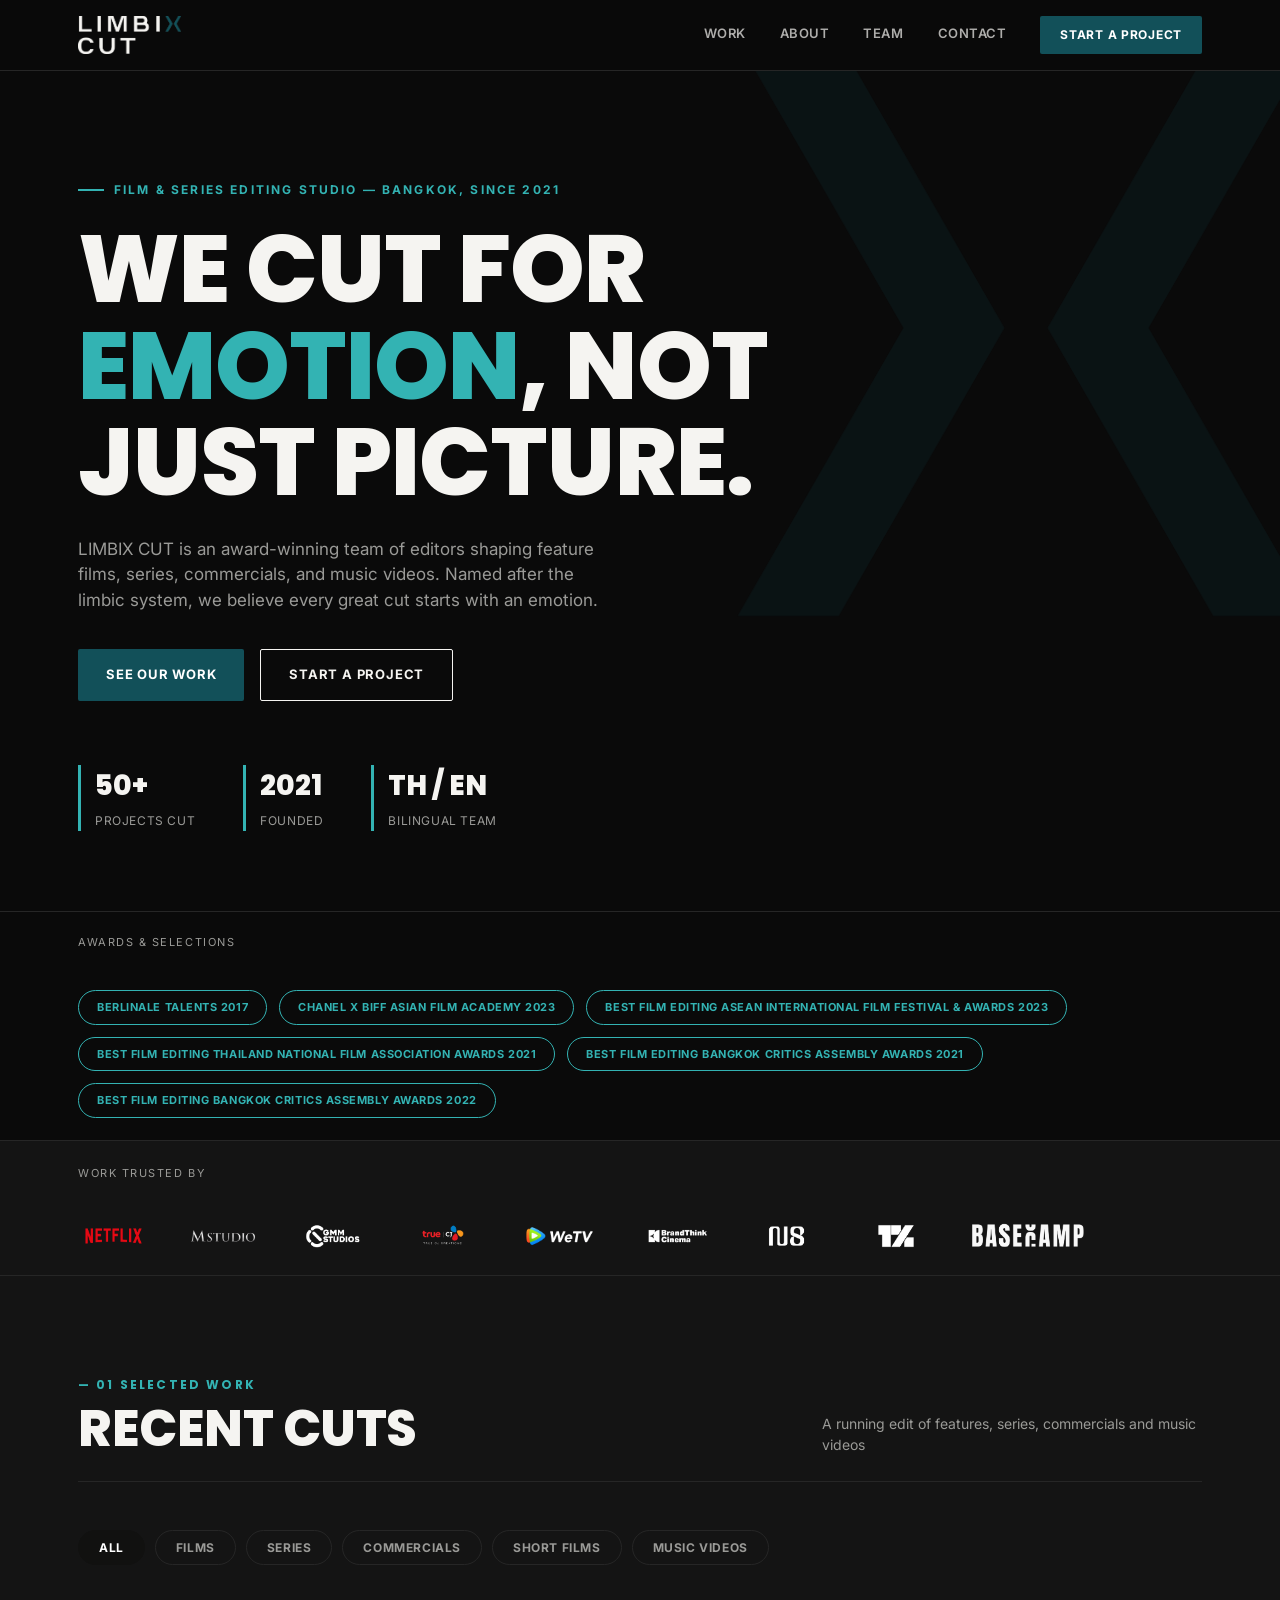
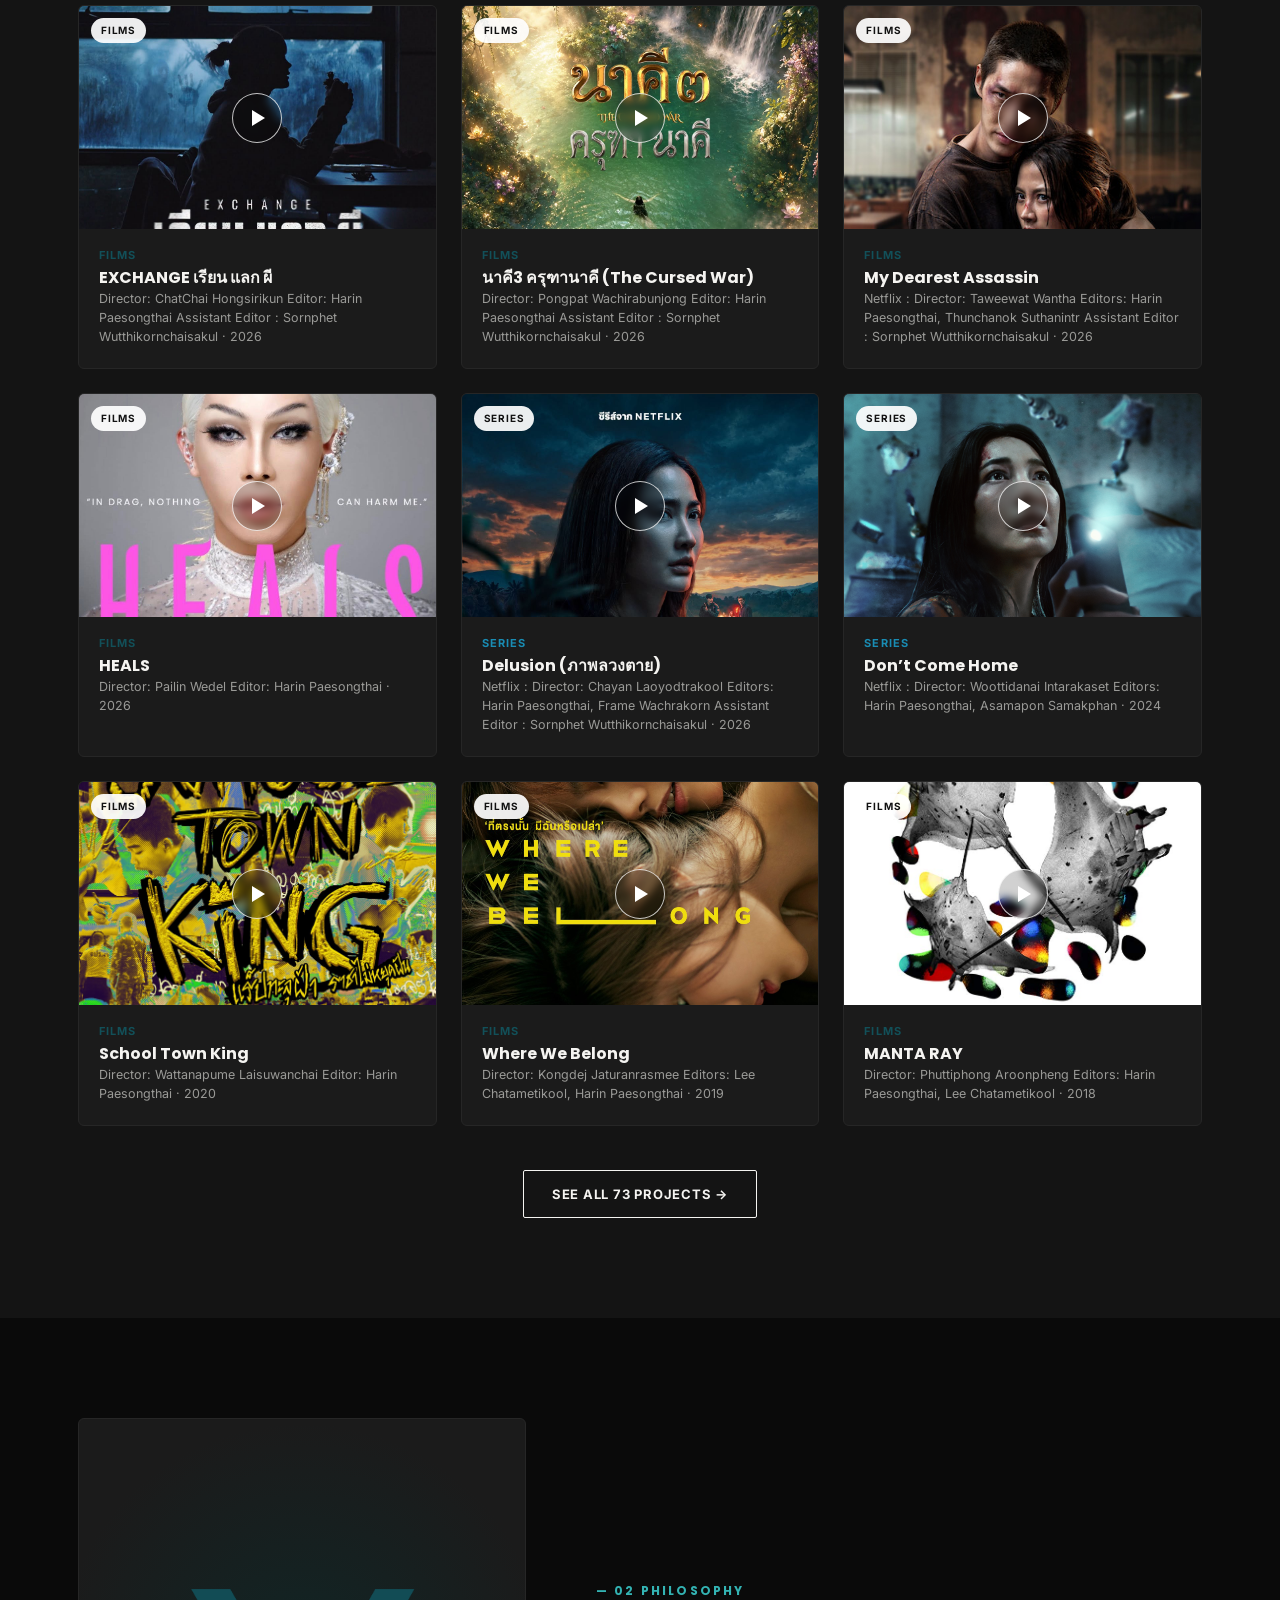
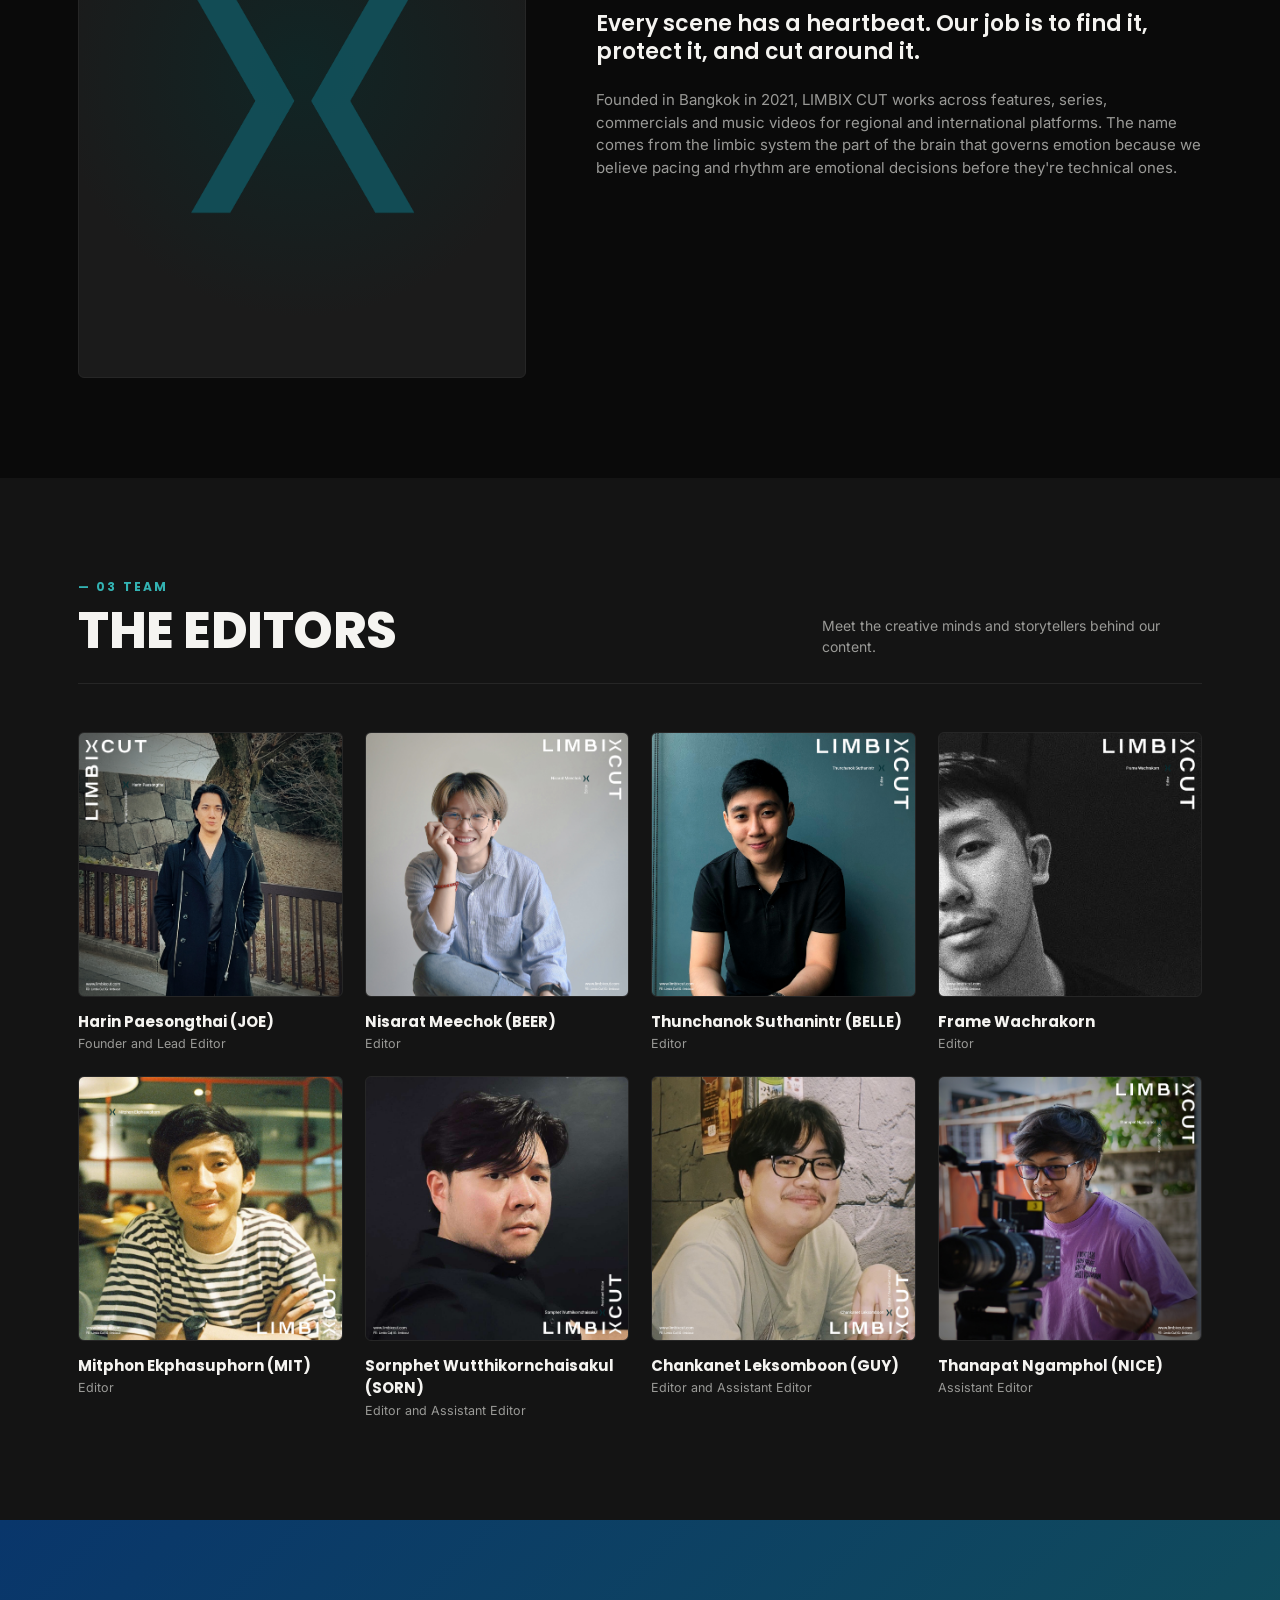
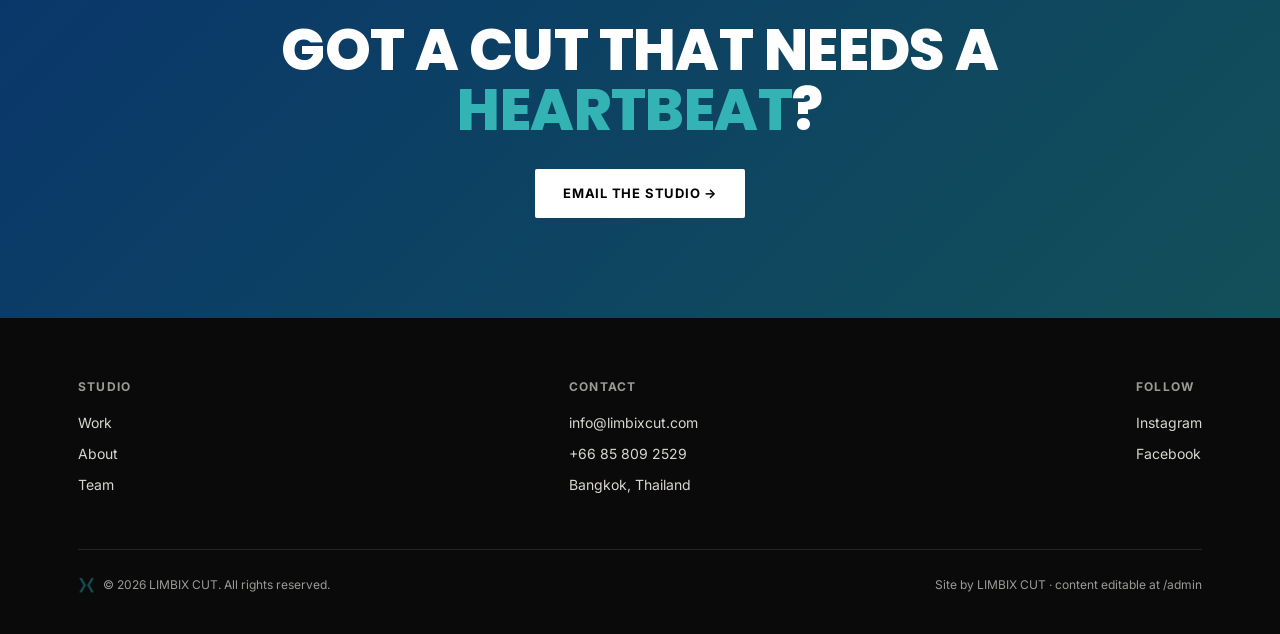
<file: index.html>
<!DOCTYPE html>
<html lang="en">
<head>
<meta charset="UTF-8">
<meta name="viewport" content="width=device-width, initial-scale=1.0">
<title>LIMBIX CUT — Film &amp; Series Editing Studio</title>
<meta name="description" content="LIMBIX CUT is a Bangkok-based team of editors shaping feature films, series, commercials and music videos.">
<link rel="icon" id="favicon" href="assets/logo-icon.png">
<link rel="preconnect" href="https://fonts.googleapis.com">
<link rel="preconnect" href="https://fonts.gstatic.com" crossorigin>
<link href="https://fonts.googleapis.com/css2?family=Poppins:wght@400;500;600;700;800;900&family=Inter:wght@300;400;500;600;700&display=swap" rel="stylesheet">
<link rel="stylesheet" href="style.css">
</head>
<body>

<header>
  <div class="wrap">
    <nav>
      <a href="#" class="logo">
        <img class="logo-img nav-logo" src="assets/logo-wordmark-dark.png" alt="LIMBIX CUT">
      </a>
      <div class="nav-menu" id="nav-menu">
        <div class="nav-links">
          <a href="#work" class="lbl-work">Work</a>
          <a href="#about" class="lbl-about">About</a>
          <a href="#team" class="lbl-team">Team</a>
          <a href="#contact" class="lbl-contact">Contact</a>
        </div>
        <a href="#contact" class="nav-cta lbl-nav-cta">Start a project</a>
      </div>
      <button class="menu-btn" id="menu-btn" aria-label="Toggle menu" aria-expanded="false">☰</button>
    </nav>
  </div>
</header>

<section class="hero">
  <div class="hero-photo" id="hero-photo"></div>
  <img class="hero-bg-x" id="hero-bg-x" src="assets/logo-icon.png" alt="">
  <div class="wrap hero-inner">
    <div class="eyebrow" id="hero-eyebrow"><!-- filled from content/settings.json --></div>
    <h1><span id="hero-title-before"></span><span class="accent" id="hero-title-accent"></span><span id="hero-title-after"></span></h1>
    <p class="hero-sub" id="hero-sub"><!-- filled from content/settings.json --></p>
    <div class="hero-actions">
      <a href="#work" class="btn" id="hero-btn-work">See our work</a>
      <a href="#contact" class="btn outline" id="hero-btn-contact">Start a project</a>
    </div>
    <div class="hero-meta" id="hero-stats">
      <!-- filled from content/settings.json -->
    </div>
  </div>
</section>

<div class="awards" id="awards-strip">
  <div class="wrap">
    <span class="tag" id="awards-label">Awards &amp; Selections</span>
    <div class="award-badges" id="award-badges">
      <!-- filled from content/settings.json -->
    </div>
  </div>
</div>

<div class="clients">
  <div class="wrap">
    <span class="tag" id="clients-label">Work trusted by</span>
    <div class="client-names" id="client-names">
      <!-- filled from content/settings.json -->
    </div>
  </div>
</div>

<section class="section tint" id="work">
  <div class="wrap">
    <div class="sec-head">
      <div>
        <span class="sec-num" id="work-secnum">— 01 SELECTED WORK</span>
        <h2>Recent cuts</h2>
      </div>
      <p id="work-intro"><!-- filled from content/settings.json --></p>
    </div>

    <div class="filters" id="filters">
      <!-- filled by script.js -->
    </div>

    <div class="grid" id="work-grid">
      <!-- filled from content/projects.json -->
    </div>
  </div>
</section>

<section class="section" id="about">
  <div class="wrap about">
    <div class="about-visual"><img src="assets/logo-icon.png" alt="Limbix Cut mark"></div>
    <div>
      <span class="sec-num" id="about-secnum">— 02 PHILOSOPHY</span>
      <p class="lead" id="about-lead"><!-- filled from content/settings.json --></p>
      <p id="about-text"><!-- filled from content/settings.json --></p>
      <div class="stat-row" id="about-stats"><!-- filled from content/settings.json --></div>
    </div>
  </div>
</section>

<section class="section tint" id="team">
  <div class="wrap">
    <div class="sec-head">
      <div>
        <span class="sec-num" id="team-secnum">— 03 TEAM</span>
        <h2 id="team-heading">The editors</h2>
      </div>
      <p id="team-intro"><!-- filled from content/settings.json --></p>
    </div>
    <div class="team-grid" id="team-grid">
      <!-- filled from content/team.json -->
    </div>
  </div>
</section>

<section class="cta-band" id="contact">
  <div class="wrap">
    <h2><span id="cta-heading-before"></span><span class="accent" id="cta-heading-accent"></span><span id="cta-heading-after"></span></h2>
    <a href="#" id="cta-email" class="btn">Email the studio →</a>
  </div>
</section>

<footer>
  <div class="wrap">
    <div class="foot-top">
      <div class="foot-col">
        <h5 id="foot-studio-heading">Studio</h5>
        <a href="#work" class="lbl-work">Work</a>
        <a href="#about" class="lbl-about">About</a>
        <a href="#team" class="lbl-team">Team</a>
      </div>
      <div class="foot-col" id="foot-contact">
        <h5>Contact</h5>
        <!-- filled from content/settings.json -->
      </div>
      <div class="foot-col" id="foot-follow">
        <h5>Follow</h5>
        <!-- filled from content/settings.json -->
      </div>
    </div>
    <div class="foot-bottom">
      <span style="display:flex; align-items:center; gap:8px;"><img src="assets/logo-icon.png" alt=""> <span id="foot-copyright">© 2026 LIMBIX CUT. All rights reserved.</span></span>
      <span id="foot-tagline">Site by LIMBIX CUT · content editable at <a href="admin/">/admin</a></span>
    </div>
  </div>
</footer>

<script src="script.js"></script>

</body>
</html>
</file>
<file: style.css>
:root{
  --black:#000000;
  --navy:#09366B;
  --teal:#125059;
  --blue:#198CB3;
  --cyan:#33B3B3;
  --pink:#FF194D;
  --green:#116319;
  --lime:#E6FF40;
  --mint:#D9FFE6;
  --paper:#0A0A0A;
  --panel:#141414;
  --card:#1B1B1B;
  --line:#262626;
  --muted:#9a9a97;
  --text:#F5F4F1;
}
*{box-sizing:border-box; margin:0; padding:0;}
html{scroll-behavior:smooth;}
body{
  background:var(--paper);
  color:var(--text);
  font-family:'Inter',system-ui,sans-serif;
  line-height:1.5;
  -webkit-font-smoothing:antialiased;
}
h1,h2,h3,.display{
  font-family:'Poppins',system-ui,sans-serif;
  font-weight:800;
  letter-spacing:-0.01em;
  line-height:1.02;
  text-transform:uppercase;
}
a{color:inherit; text-decoration:none;}
img{max-width:100%; display:block;}
.wrap{max-width:1180px; margin:0 auto; padding:0 28px;}

/* NAV */
header{
  position:sticky; top:0; z-index:50;
  background:rgba(10,10,10,0.82);
  backdrop-filter:blur(10px);
  border-bottom:1px solid var(--line);
}
nav{display:flex; align-items:center; justify-content:space-between; padding:16px 0;}
.logo{display:flex; align-items:center; gap:10px;}
.logo img{height:38px; width:auto;}
.nav-menu{display:flex; align-items:center; gap:34px;}
.nav-links{display:flex; gap:34px; font-size:13px; letter-spacing:0.04em; text-transform:uppercase; font-weight:600;}
.nav-links a{opacity:0.7; transition:opacity .2s; border-bottom:2px solid transparent;}
.nav-links a:hover{opacity:1; border-color:var(--teal);}
.nav-cta{
  background:var(--teal); color:#fff;
  padding:10px 20px; border-radius:2px;
  font-size:12px; text-transform:uppercase; letter-spacing:0.06em; font-weight:700;
}
.nav-cta:hover{background:var(--cyan);}
.menu-btn{display:none; font-size:22px; background:none; border:none; color:var(--text); cursor:pointer;}

/* HERO */
.hero{
  position:relative;
  padding:110px 0 80px;
  border-bottom:1px solid var(--line);
  overflow:hidden;
}
.hero-bg-x{
  position:absolute; top:-8%; right:-6%; width:52%; opacity:0.14; z-index:0;
}
/* Optional photo background for the hero — hidden until a settings.heroBackground
   image is set from /admin. When shown, a dark gradient overlay keeps the text readable. */
.hero-photo{
  position:absolute; inset:0; z-index:0; display:none;
  background-size:cover; background-position:center;
}
.hero-photo.is-visible{display:block;}
.hero-photo::after{
  content:""; position:absolute; inset:0;
  background:linear-gradient(100deg, rgba(10,10,10,0.94) 0%, rgba(10,10,10,0.75) 45%, rgba(10,10,10,0.4) 100%);
}
.hero-photo.is-visible ~ .hero-bg-x{ opacity:0.06; }
.hero-inner{position:relative; z-index:2;}
.eyebrow{
  display:flex; align-items:center; gap:10px;
  color:var(--cyan); font-size:12px; letter-spacing:0.18em; text-transform:uppercase;
  font-weight:700; margin-bottom:22px;
}
.eyebrow::before{content:""; width:26px; height:2px; background:var(--cyan);}
.hero h1{
  font-size:clamp(42px, 7.4vw, 96px);
  max-width:920px;
}
.hero h1 .accent{color:var(--cyan);}
.hero-sub{
  max-width:520px; color:var(--muted); font-size:17px; margin-top:26px; font-weight:400;
}
.hero-actions{display:flex; gap:16px; margin-top:36px; flex-wrap:wrap;}
.btn{
  display:inline-flex; align-items:center; gap:10px;
  background:var(--teal); color:#fff; font-weight:700;
  padding:15px 28px; border-radius:2px; font-size:13px; letter-spacing:0.06em; text-transform:uppercase;
  transition:.2s; border:none; cursor:pointer; font-family:inherit;
}
.btn:hover{background:var(--cyan);}
.btn.outline{background:none; border:1.5px solid var(--text); color:var(--text);}
.btn.outline:hover{background:var(--text); color:var(--black);}
.hero-meta{
  display:flex; gap:48px; margin-top:64px; flex-wrap:wrap;
}
.hero-meta div{border-left:3px solid var(--cyan); padding-left:14px;}
.hero-meta .num{font-family:'Poppins',sans-serif; font-weight:800; font-size:28px; display:block;}
.hero-meta .lbl{font-size:12px; color:var(--muted); text-transform:uppercase; letter-spacing:0.05em;}

/* AWARDS STRIP */
.awards{
  border-bottom:1px solid var(--line);
  padding:22px 0;
  background:var(--paper);
}
.awards.is-empty{display:none;}
.awards .wrap{display:flex; align-items:center; gap:40px; flex-wrap:wrap; justify-content:space-between;}
.awards .tag{font-size:11px; letter-spacing:0.14em; text-transform:uppercase; color:var(--muted); white-space:nowrap;}
.award-badges{display:flex; gap:12px; flex-wrap:wrap;}
.award-badge{
  display:inline-flex; align-items:center;
  border:1px solid var(--cyan); border-radius:999px;
  padding:8px 18px; font-size:11px; letter-spacing:0.05em;
  text-transform:uppercase; font-weight:700; color:var(--cyan);
  white-space:nowrap; transition:.2s;
}
a.award-badge{cursor:pointer;}
a.award-badge:hover{background:var(--cyan); color:var(--black);}

/* CLIENT STRIP */
.clients{
  border-bottom:1px solid var(--line);
  padding:24px 0;
  background:var(--panel);
}
.clients .wrap{display:flex; align-items:center; gap:40px; flex-wrap:wrap; justify-content:space-between;}
.clients .tag{font-size:11px; letter-spacing:0.14em; text-transform:uppercase; color:var(--muted); white-space:nowrap;}
.client-names{display:flex; gap:38px; flex-wrap:wrap; align-items:center;}
.client-names span{font-family:'Poppins',sans-serif; font-weight:700; font-size:16px; letter-spacing:0.02em; color:#fff; opacity:0.45;}
.client-names img{height:30px; width:auto; max-width:130px; object-fit:contain;}

/* SECTION HEADER */
.section{padding:100px 0;}
.section.tint{background:var(--panel);}
.sec-head{
  display:flex; justify-content:space-between; align-items:flex-end; gap:24px;
  margin-bottom:48px; flex-wrap:wrap; border-bottom:1px solid var(--line); padding-bottom:26px;
}
.sec-head h2{font-size:clamp(30px,4.6vw,50px);}
.sec-head p{color:var(--muted); max-width:380px; font-size:14px; font-weight:400;}
.sec-num{color:var(--cyan); font-family:'Poppins',sans-serif; font-weight:700; font-size:12px; letter-spacing:0.18em; margin-bottom:10px; display:block;}

/* FILTER TABS */
.filters{display:flex; gap:10px; margin-bottom:40px; flex-wrap:wrap;}
.filters button{
  background:none; border:1.5px solid var(--line); color:var(--muted);
  padding:9px 20px; border-radius:999px; font-size:12px; letter-spacing:0.05em;
  text-transform:uppercase; font-weight:700; cursor:pointer; transition:.2s; font-family:inherit;
}
.filters button[data-active="true"]{ color:#fff; border-color:var(--cat-color,var(--teal)); background:var(--cat-color,var(--teal)); }
.filters button:hover{border-color:var(--cat-color,var(--teal));}

/* PORTFOLIO GRID */
.grid{display:grid; grid-template-columns:repeat(3,1fr); gap:24px;}
.grid.is-empty{display:block; text-align:center; padding:40px 0; color:var(--muted);}
.work-more{display:flex; justify-content:center; margin-top:44px;}
.card{
  background:var(--card); border:1px solid var(--line); border-radius:6px; overflow:hidden;
  cursor:pointer; transition:transform .25s, box-shadow .25s;
  display:block;
}
.card:hover{transform:translateY(-5px); box-shadow:0 16px 30px rgba(0,0,0,0.5);}
.thumb{
  aspect-ratio:16/10; position:relative;
  display:flex; align-items:center; justify-content:center;
  background:linear-gradient(135deg, var(--c1), var(--c2));
  background-size:cover; background-position:center;
}
.play{
  width:50px; height:50px; border-radius:50%; border:1.5px solid rgba(255,255,255,0.75);
  display:flex; align-items:center; justify-content:center; backdrop-filter:blur(4px);
  background:rgba(0,0,0,0.18); transition:.2s;
}
.card:hover .play{background:rgba(0,0,0,0.4);}
.play::after{content:""; width:0; height:0; border-style:solid; border-width:8px 0 8px 13px; border-color:transparent transparent transparent #fff; margin-left:3px;}
.thumb .tag-pill{
  position:absolute; top:12px; left:12px; font-size:10px; letter-spacing:0.08em; font-weight:700;
  text-transform:uppercase; background:rgba(255,255,255,0.92); color:#111; padding:5px 10px; border-radius:999px;
}
.card-body{padding:18px 20px 22px;}
.card-body .cat{font-size:11px; text-transform:uppercase; letter-spacing:0.1em; font-weight:700; margin-bottom:6px; display:block; color:var(--cat-color);}
.card-body h3{font-family:'Poppins',sans-serif; font-weight:700; font-size:16px; text-transform:none; margin-bottom:4px; letter-spacing:0;}
.card-body .meta{font-size:12.5px; color:var(--muted);}

/* ABOUT / PHILOSOPHY */
.about{display:grid; grid-template-columns:0.85fr 1.15fr; gap:70px; align-items:center;}
.about-visual{
  aspect-ratio:4/5; border-radius:6px; border:1px solid var(--line);
  background:radial-gradient(circle at 50% 45%, rgba(51,179,179,0.16), var(--card) 65%);
  position:relative; overflow:hidden;
  display:flex; align-items:center; justify-content:center;
}
.about-visual img{width:58%; opacity:0.95;}
.about p.lead{font-size:22px; font-weight:600; color:var(--text); margin-bottom:22px; font-family:'Poppins',sans-serif; text-transform:none; letter-spacing:0; line-height:1.3;}
.about p{color:var(--muted); font-size:15px; margin-bottom:16px; font-weight:400;}
.stat-row{display:flex; gap:40px; margin-top:36px; flex-wrap:wrap;}
.stat-row div span.n{font-family:'Poppins',sans-serif; font-weight:800; font-size:32px; color:var(--cyan); display:block;}
.stat-row div span.l{font-size:11px; color:var(--muted); text-transform:uppercase; letter-spacing:0.06em;}

/* TEAM */
.team-grid{display:grid; grid-template-columns:repeat(4,1fr); gap:22px;}
.member{text-align:left; display:block; transition:transform .25s;}
a.member{cursor:pointer;}
a.member:hover{transform:translateY(-5px);}
.member .photo{
  aspect-ratio:1; border-radius:6px; margin-bottom:14px;
  background:linear-gradient(160deg,#1f1f1f,#131313); border:1px solid var(--line);
  transition:border-color .2s;
}
a.member:hover .photo{border-color:var(--cyan);}
.member h4{font-family:'Poppins',sans-serif; font-weight:700; font-size:15px; text-transform:none; letter-spacing:0;}
.member p{font-size:12.5px; color:var(--muted); margin-top:2px;}

/* CTA */
.cta-band{
  padding:100px 0; text-align:center;
  background:linear-gradient(135deg, var(--navy), var(--teal)); color:#fff;
}
.cta-band h2{font-size:clamp(30px,5.6vw,58px); max-width:760px; margin:0 auto 30px; color:#fff;}
.cta-band h2 .accent{color:var(--cyan);}
.cta-band .btn{background:#fff; color:var(--black);}
.cta-band .btn:hover{background:var(--cyan); color:#fff;}

/* FOOTER */
footer{padding:60px 0 40px; background:var(--paper);}
.foot-top{display:flex; justify-content:space-between; gap:40px; flex-wrap:wrap; padding-bottom:44px; border-bottom:1px solid var(--line);}
.foot-col h5{font-size:12px; text-transform:uppercase; letter-spacing:0.1em; color:var(--muted); margin-bottom:16px;}
.foot-col a, .foot-col p{display:block; font-size:14px; color:#d8d6d0; margin-bottom:10px; font-weight:400;}
.foot-col a:hover{color:var(--cyan);}
.foot-bottom{display:flex; justify-content:space-between; align-items:center; padding-top:26px; font-size:12px; color:var(--muted); flex-wrap:wrap; gap:12px;}
.foot-bottom img{height:16px;}

@media(max-width:900px){
  .nav-menu{display:none;}
  .menu-btn{display:block;}
  header.nav-open .nav-menu{
    display:flex;
    flex-direction:column;
    align-items:stretch;
    gap:0;
    position:absolute;
    top:100%; left:0; right:0;
    background:var(--paper);
    border-top:1px solid var(--line);
    border-bottom:1px solid var(--line);
    padding:8px 28px 20px;
  }
  header.nav-open .nav-links{
    flex-direction:column;
    gap:0;
  }
  header.nav-open .nav-links a{
    padding:14px 0;
    border-bottom:1px solid var(--line);
    opacity:1;
  }
  header.nav-open .nav-links a:last-child{border-bottom:none;}
  header.nav-open .nav-cta{
    margin-top:14px;
    justify-content:center;
    text-align:center;
  }
  .grid{grid-template-columns:repeat(2,1fr);}
  .about{grid-template-columns:1fr;}
  .team-grid{grid-template-columns:repeat(2,1fr);}
  .hero{padding:90px 0 60px;}
}
@media(max-width:560px){
  .grid{grid-template-columns:1fr;}
  .team-grid{grid-template-columns:1fr 1fr;}
  .hero-meta{gap:28px;}
}
</file>
